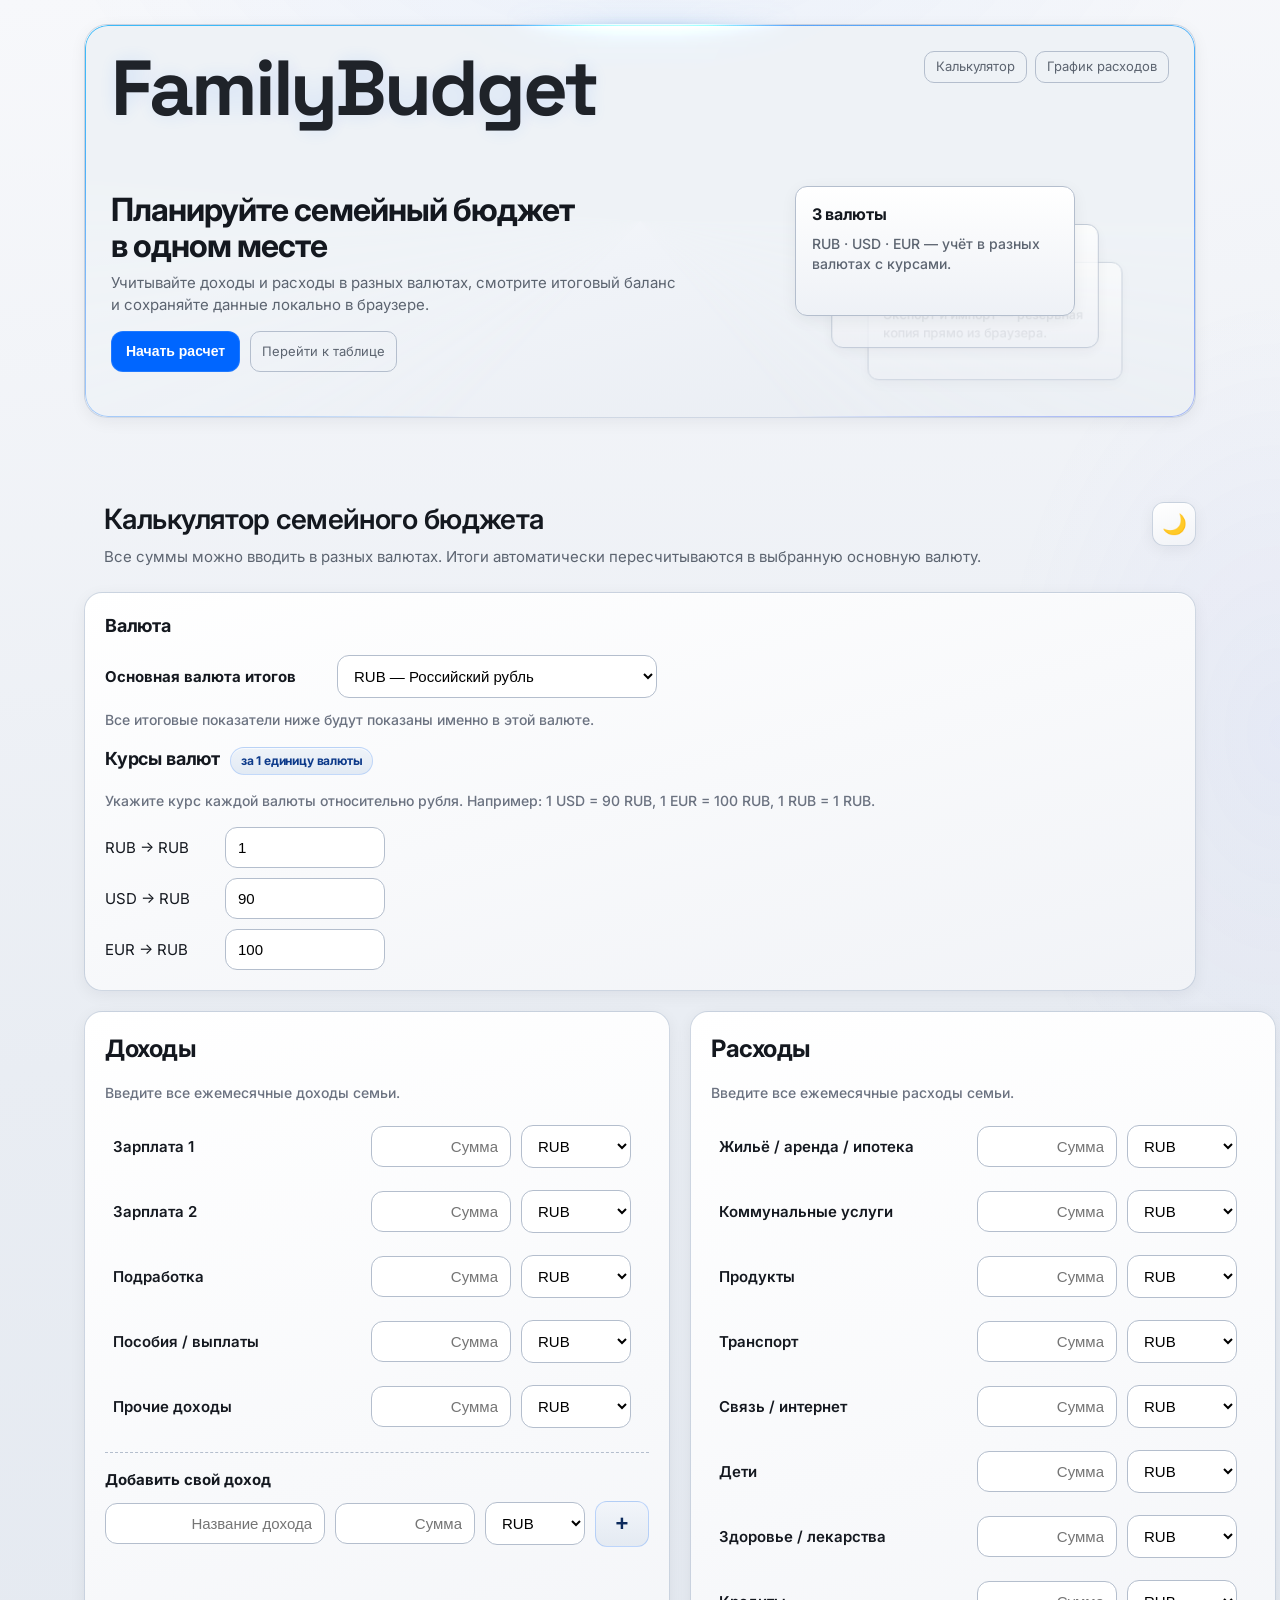
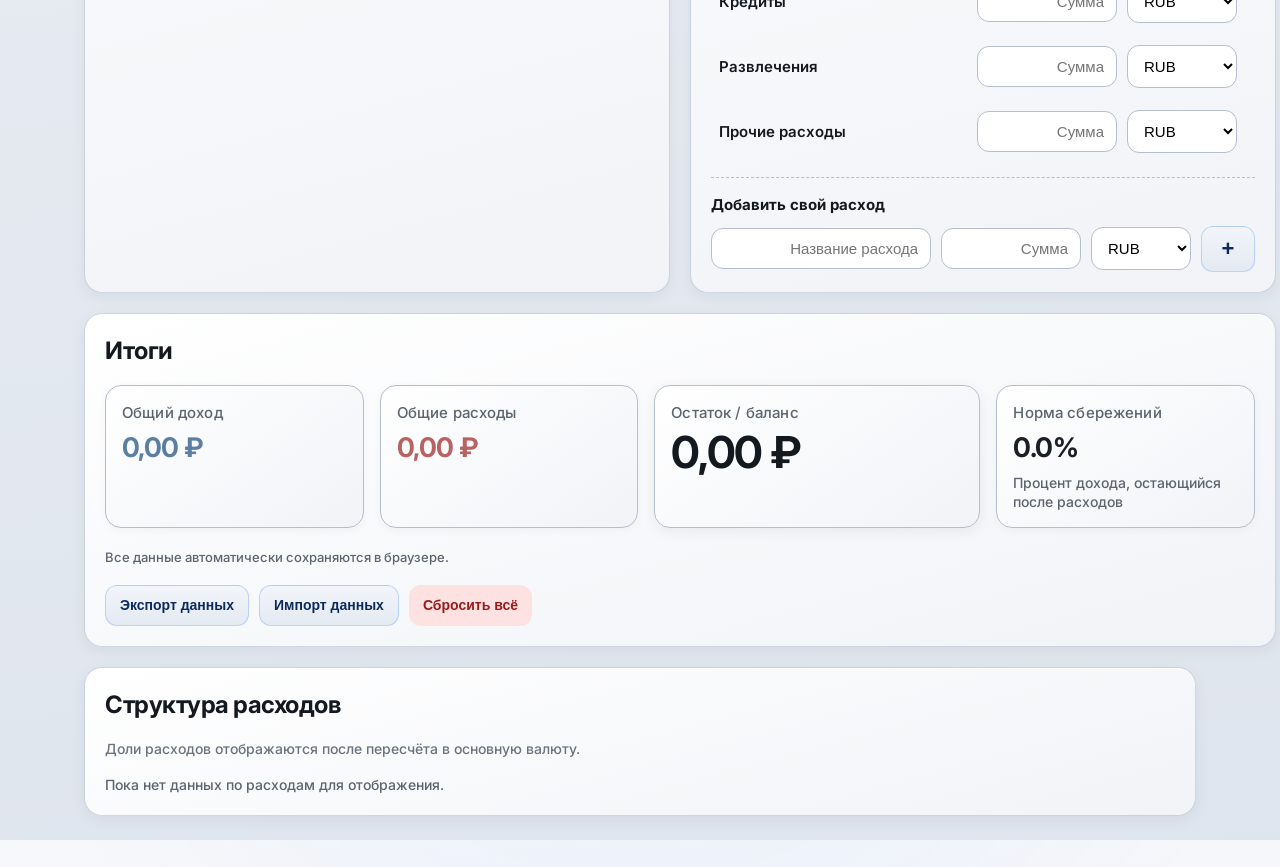
<file: index.html>
<!DOCTYPE html>
<html lang="ru">
<head>
  <meta charset="UTF-8" />
  <meta name="viewport" content="width=device-width, initial-scale=1.0" />
  <title>Калькулятор семейного бюджета</title>
  <link rel="preconnect" href="https://fonts.googleapis.com" />
  <link rel="preconnect" href="https://fonts.gstatic.com" crossorigin />
  <link href="https://fonts.googleapis.com/css2?family=Inter:wght@400;500;600;700;800&family=Space+Grotesk:wght@500;600;700;800&display=swap" rel="stylesheet" />
  <style>
    :root {
      /* Neon / Tech — светлая: белый, холодный серый, металлик, контрастный синий */
      --bg: #e9edf3;
      --bg-mid: #dfe5ee;
      --card: #ffffff;
      --card-soft: #f1f3f7;
      --text: #14181f;
      --muted: #5c6470;
      --line: #b4becd;
      --primary: #0066ff;
      --primary-deep: #004ecc;
      --accent-violet: #5c6cff;
      --accent-cyan: #00a8e8;
      --accent-mint: #2db392;
      --glow-blue: rgba(0, 102, 255, 0.24);
      --glow-violet: rgba(92, 108, 255, 0.2);
      --card-border: rgba(130, 150, 180, 0.38);
      --metal-edge: rgba(255, 255, 255, 0.78);
      --metal-shade: rgba(15, 23, 42, 0.06);
      --focus-ring: rgba(0, 102, 255, 0.22);
      --neon-rim: rgba(0, 102, 255, 0.14);
      --shadow-ui: 0 4px 16px rgba(15, 23, 42, 0.06);
      --shadow-ui-hover: 0 8px 22px rgba(15, 23, 42, 0.08);
      --shadow-inset: inset 0 1px 0 rgba(255, 255, 255, 0.65);
      --danger: #dc2626;
      --success: #16a34a;
      --warning: #d97706;
      --radius: 18px;
      /* Цифры блока «Итоги» (светлая тема) */
      --summary-income-num: #5b7fa3;
      --summary-expense-num: #b86262;
      --summary-balance-num: #14181f;
      --summary-rate-num: color-mix(in srgb, var(--text) 90%, var(--muted) 10%);
    }

    body[data-theme="dark"] {
      /* Neon / Tech — тёмная: чёрный, иссиня-чёрный, металлик, контрастный синий */
      --bg: #020408;
      --bg-mid: #0a1018;
      --card: #080d14;
      --card-soft: #0c121c;
      --text: #e6edf6;
      --muted: #8b95a8;
      --line: #283240;
      --primary: #2f8fff;
      --primary-deep: #1570e0;
      --accent-violet: #7c8cff;
      --accent-cyan: #4dd4ff;
      --accent-mint: #3dd68c;
      --glow-blue: rgba(47, 143, 255, 0.3);
      --glow-violet: rgba(124, 140, 255, 0.26);
      --card-border: rgba(60, 80, 110, 0.5);
      --metal-edge: rgba(255, 255, 255, 0.09);
      --metal-shade: rgba(0, 0, 0, 0.45);
      --focus-ring: rgba(47, 143, 255, 0.32);
      --neon-rim: rgba(47, 143, 255, 0.18);
      --danger: #f87171;
      --success: #4ade80;
      --warning: #fbbf24;
      /* Цифры блока «Итоги» (тёмная тема): доход/расход — мягче акцентов UI, без «грязи» мидтона */
      --summary-income-num: color-mix(in srgb, var(--primary) 68%, #d3e6fd 32%);
      --summary-expense-num: color-mix(in srgb, var(--danger) 64%, #fcd4d4 36%);
      --summary-balance-num: #ffffff;
      --summary-rate-num: color-mix(in srgb, var(--text) 94%, var(--muted) 6%);
    }

    * {
      box-sizing: border-box;
    }

    body {
      margin: 0;
      font-family: "Inter", system-ui, -apple-system, sans-serif;
      font-size: 15px;
      background:
        radial-gradient(ellipse 100% 55% at 50% -15%, rgba(0, 102, 255, 0.07), transparent 52%),
        radial-gradient(ellipse 50% 40% at 100% 30%, rgba(92, 108, 255, 0.05), transparent 45%),
        linear-gradient(175deg, #f7f8fb 0%, var(--bg) 42%, var(--bg-mid) 100%);
      color: var(--text);
      line-height: 1.45;
      transition: background 0.2s ease, color 0.2s ease;
    }

    h1,
    h2,
    h3,
    .hero-title {
      font-family: "Inter", system-ui, -apple-system, sans-serif;
      letter-spacing: -0.01em;
    }

    body[data-theme="dark"] {
      background:
        radial-gradient(ellipse 90% 50% at 50% 0%, rgba(47, 143, 255, 0.1), transparent 52%),
        radial-gradient(ellipse 45% 35% at 0% 80%, rgba(124, 140, 255, 0.06), transparent 48%),
        linear-gradient(180deg, var(--bg-mid) 0%, var(--bg) 42%, #010204 100%);
    }

    body[data-theme="dark"] .summary-box,
    body[data-theme="dark"] .chart-item,
    body[data-theme="dark"] .item-row input[type="text"],
    body[data-theme="dark"] .item-row select,
    body[data-theme="dark"] .control-row select,
    body[data-theme="dark"] .add-item-row input[type="text"],
    body[data-theme="dark"] .add-item-row select,
    body[data-theme="dark"] .rate-row input {
      background: var(--card-soft);
      color: var(--text);
      border-color: var(--line);
    }

    body[data-theme="dark"] .border-glow-card--panel {
      background: linear-gradient(165deg, var(--card-soft) 0%, var(--card) 100%);
      color: var(--text);
      border-color: var(--card-border);
      box-shadow:
        0 12px 36px rgba(0, 0, 0, 0.42),
        inset 0 1px 0 var(--metal-edge);
    }

    body[data-theme="dark"] .border-glow-inner .card {
      color: var(--text);
    }

    body[data-theme="dark"] .summary-box {
      box-shadow:
        0 10px 32px rgba(0, 0, 0, 0.45),
        inset 0 1px 0 var(--metal-edge);
    }

    body[data-theme="dark"] .summary > .summary-box {
      box-shadow:
        0 4px 14px rgba(0, 0, 0, 0.28),
        inset 0 1px 0 var(--metal-edge);
    }

    body[data-theme="dark"] .btn-danger {
      background: #3f1d24;
      color: #fecaca;
    }

    body[data-theme="dark"] .btn-neutral {
      background: #172554;
      color: #dbeafe;
      border-color: #1d4ed8;
    }

    body[data-theme="dark"] .badge {
      background: #1e293b;
      color: #bfdbfe;
    }

    body[data-theme="dark"] .border-glow-inner .landing,
    body[data-theme="dark"] .swap-card {
      background: transparent;
      color: var(--text);
      border-color: var(--line);
    }

    body[data-theme="dark"] .link-btn {
      background: var(--card-soft);
      color: var(--muted);
      border-color: var(--line);
    }

    .container {
      max-width: 1280px;
      margin: 0 auto;
      padding: 48px 64px 24px;
    }

    .landing-wrap {
      max-width: 1280px;
      margin: 0 auto;
      padding: 24px 64px 0;
    }

    .border-glow-card {
      --edge-proximity: 0;
      --cursor-angle: 45deg;
      --edge-sensitivity: 40;
      --color-sensitivity: calc(var(--edge-sensitivity) + 20);
      --border-radius: 23px;
      --glow-padding: 72px;
      --cone-spread: 24;
      --fill-opacity: 0.42;
      --card-bg: #f2f5fa;

      position: relative;
      border-radius: var(--border-radius);
      isolation: isolate;
      transform: translate3d(0, 0, 0.01px);
      display: grid;
      border: 1px solid rgba(130, 150, 180, 0.35);
      background: linear-gradient(165deg, #ffffff 0%, #f0f3f8 55%, #e8ecf2 100%);
      overflow: visible;
      box-shadow: var(--shadow-ui), var(--shadow-inset);
      margin-bottom: 36px;
    }

    body[data-theme="dark"] .border-glow-card {
      --card-bg: #0c121c;
      border-color: rgba(60, 80, 110, 0.45);
      background: linear-gradient(165deg, #0c121c 0%, #080c14 50%, #05080c 100%);
      box-shadow:
        0 16px 48px rgba(0, 0, 0, 0.55),
        0 0 0 1px var(--neon-rim),
        inset 0 1px 0 var(--metal-edge);
    }

    .border-glow-card::before,
    .border-glow-card::after {
      content: "";
      position: absolute;
      inset: 0;
      border-radius: inherit;
      transition: opacity 0.25s ease-out;
      z-index: -1;
      pointer-events: none;
    }

    .border-glow-card:not(:hover):not(.sweep-active)::before,
    .border-glow-card:not(:hover):not(.sweep-active)::after,
    .border-glow-card:not(:hover):not(.sweep-active) > .edge-light {
      opacity: 0;
      transition: opacity 0.75s ease-in-out;
    }

    .border-glow-card::before {
      border: 1px solid transparent;
      background:
        linear-gradient(var(--card-bg, #f2f5fa) 0 100%) padding-box,
        linear-gradient(rgb(255 255 255 / 0%) 0% 100%) border-box,
        var(--gradient-one) border-box,
        var(--gradient-two) border-box,
        var(--gradient-three) border-box,
        var(--gradient-four) border-box,
        var(--gradient-five) border-box,
        var(--gradient-six) border-box,
        var(--gradient-seven) border-box,
        var(--gradient-base) border-box;

      opacity: calc((var(--edge-proximity) - var(--color-sensitivity)) / (100 - var(--color-sensitivity)));

      -webkit-mask-image: conic-gradient(
        from var(--cursor-angle) at center,
        black calc(var(--cone-spread) * 1%),
        transparent calc((var(--cone-spread) + 15) * 1%),
        transparent calc((100 - var(--cone-spread) - 15) * 1%),
        black calc((100 - var(--cone-spread)) * 1%)
      );
      mask-image: conic-gradient(
        from var(--cursor-angle) at center,
        black calc(var(--cone-spread) * 1%),
        transparent calc((var(--cone-spread) + 15) * 1%),
        transparent calc((100 - var(--cone-spread) - 15) * 1%),
        black calc((100 - var(--cone-spread)) * 1%)
      );
    }

    .border-glow-card::after {
      border: 1px solid transparent;
      background:
        var(--gradient-one) padding-box,
        var(--gradient-two) padding-box,
        var(--gradient-three) padding-box,
        var(--gradient-four) padding-box,
        var(--gradient-five) padding-box,
        var(--gradient-six) padding-box,
        var(--gradient-seven) padding-box,
        var(--gradient-base) padding-box;

      -webkit-mask-image:
        linear-gradient(to bottom, black, black),
        radial-gradient(ellipse at 50% 50%, black 40%, transparent 65%),
        radial-gradient(ellipse at 66% 66%, black 5%, transparent 40%),
        radial-gradient(ellipse at 33% 33%, black 5%, transparent 40%),
        radial-gradient(ellipse at 66% 33%, black 5%, transparent 40%),
        radial-gradient(ellipse at 33% 66%, black 5%, transparent 40%),
        conic-gradient(from var(--cursor-angle) at center, transparent 5%, black 15%, black 85%, transparent 95%);
      mask-image:
        linear-gradient(to bottom, black, black),
        radial-gradient(ellipse at 50% 50%, black 40%, transparent 65%),
        radial-gradient(ellipse at 66% 66%, black 5%, transparent 40%),
        radial-gradient(ellipse at 33% 33%, black 5%, transparent 40%),
        radial-gradient(ellipse at 66% 33%, black 5%, transparent 40%),
        radial-gradient(ellipse at 33% 66%, black 5%, transparent 40%),
        conic-gradient(from var(--cursor-angle) at center, transparent 5%, black 15%, black 85%, transparent 95%);

      -webkit-mask-composite: source-out, source-over, source-over, source-over, source-over, source-over;
      mask-composite: subtract, add, add, add, add, add;
      opacity: calc(var(--fill-opacity, 0.5) * (var(--edge-proximity) - var(--color-sensitivity)) / (100 - var(--color-sensitivity)));
      mix-blend-mode: soft-light;
    }

    .border-glow-card > .edge-light {
      position: absolute;
      inset: calc(var(--glow-padding) * -1);
      border-radius: inherit;
      pointer-events: none;
      z-index: 1;

      -webkit-mask-image: conic-gradient(
        from var(--cursor-angle) at center,
        black 2.5%,
        transparent 10%,
        transparent 90%,
        black 97.5%
      );
      mask-image: conic-gradient(
        from var(--cursor-angle) at center,
        black 2.5%,
        transparent 10%,
        transparent 90%,
        black 97.5%
      );

      opacity: calc((var(--edge-proximity) - var(--edge-sensitivity)) / (100 - var(--edge-sensitivity)));
      mix-blend-mode: plus-lighter;
      transition: opacity 0.25s ease-out;
    }

    .border-glow-card > .edge-light::before {
      content: "";
      position: absolute;
      inset: var(--glow-padding);
      border-radius: inherit;
      box-shadow:
        inset 0 0 0 1px var(--glow-color, hsl(210deg 85% 72% / 100%)),
        inset 0 0 1px 0 var(--glow-color-60),
        inset 0 0 3px 0 var(--glow-color-50),
        inset 0 0 6px 0 var(--glow-color-40),
        inset 0 0 15px 0 var(--glow-color-30),
        inset 0 0 25px 2px var(--glow-color-20),
        inset 0 0 50px 2px var(--glow-color-10),
        0 0 1px 0 var(--glow-color-60),
        0 0 3px 0 var(--glow-color-50),
        0 0 6px 0 var(--glow-color-40),
        0 0 15px 0 var(--glow-color-30),
        0 0 25px 2px var(--glow-color-20),
        0 0 50px 2px var(--glow-color-10);
    }

    .border-glow-inner {
      display: flex;
      flex-direction: column;
      position: relative;
      overflow: visible;
      z-index: 3;
      border-radius: inherit;
    }

    .border-glow-inner .landing,
    .border-glow-inner .card {
      background: transparent;
      border: none;
      box-shadow: none;
      border-radius: inherit;
      margin-bottom: 0;
    }

    /* только вложенный «Остаток / баланс» — без второй рамки поверх glow */
    .border-glow-inner .summary-box--balance-inner {
      background: transparent;
      border: none;
      box-shadow: none;
      border-radius: inherit;
      margin-bottom: 0;
      flex: 1;
      min-height: 0;
    }

    body[data-theme="dark"] .border-glow-inner .summary-box--balance-inner {
      background: transparent;
      box-shadow: none;
    }

    /* Остаток / баланс — спокойная карточка без border-glow (иерархия за счёт размера и типографики) */
    .border-glow-card--balance {
      --border-radius: 16px;
      display: flex;
      flex-direction: column;
      align-self: stretch;
      width: 100%;
      height: 100%;
      min-height: 0;
      margin: 0;
      background: linear-gradient(145deg, var(--card) 0%, var(--card-soft) 100%);
      border: 1px solid var(--line);
      box-shadow: 0 3px 14px rgba(15, 23, 42, 0.07), inset 0 1px 0 var(--metal-edge);
    }

    .border-glow-card--balance::before,
    .border-glow-card--balance::after {
      display: none;
    }

    .border-glow-card--balance > .edge-light {
      display: none;
    }

    .border-glow-card--balance > .border-glow-inner {
      flex: 1 1 auto;
      min-height: 0;
      display: flex;
      flex-direction: column;
    }

    .border-glow-card--balance .summary-box--balance-inner {
      padding: 16px;
      display: flex;
      flex-direction: column;
      flex: 1 1 auto;
      min-height: 0;
    }

    /* В ряду «Итоги» — та же высота и отступы, что у соседних карточек */
    .summary > .border-glow-card--balance {
      height: 100%;
      min-height: 0;
    }

    body[data-theme="dark"] .border-glow-card--balance {
      background: linear-gradient(145deg, var(--card-soft) 0%, var(--card) 100%);
      border-color: var(--line);
      box-shadow:
        0 6px 20px rgba(0, 0, 0, 0.32),
        inset 0 1px 0 var(--metal-edge);
    }

    .border-glow-card--panel {
      --border-radius: var(--radius);
      --glow-padding: 52px;
      --cone-spread: 22;
      --fill-opacity: 0.38;
      background: linear-gradient(165deg, var(--card) 0%, var(--card-soft) 100%);
      border: 1px solid var(--card-border);
      box-shadow: var(--shadow-ui), var(--shadow-inset);
      margin-bottom: 0;
      transition: box-shadow 0.22s ease, border-color 0.22s ease;
    }

    .border-glow-card--panel:hover {
      box-shadow: var(--shadow-ui-hover), var(--shadow-inset);
      border-color: rgba(0, 102, 255, 0.2);
    }

    body[data-theme="dark"] .border-glow-card--panel:hover {
      box-shadow:
        0 18px 48px rgba(0, 0, 0, 0.55),
        0 0 0 1px var(--neon-rim),
        inset 0 1px 0 var(--metal-edge);
    }

    .border-glow-chart {
      margin-top: 20px;
    }

    .border-glow-card--theme-toggle {
      --border-radius: 12px;
      --glow-padding: 30px;
      --cone-spread: 24;
      display: inline-grid;
      margin-bottom: 0;
      align-self: flex-start;
    }

    .border-glow-card--theme-toggle .border-glow-inner {
      display: flex;
      align-items: center;
      justify-content: center;
    }

    .border-glow-card--theme-toggle .btn-ghost {
      border: none;
      box-shadow: none;
    }

    .landing {
      padding: 26px;
    }

    .landing-nav {
      display: flex;
      justify-content: space-between;
      align-items: flex-start;
      gap: 12px;
      margin-bottom: 48px;
      flex-wrap: wrap;
    }

    .brand {
      font-family: "Space Grotesk", "Inter", sans-serif;
      font-size: 78px;
      font-weight: 800;
      line-height: 0.95;
      letter-spacing: -0.04em;
      color: var(--text);
      position: relative;
      opacity: 0.95;
      text-shadow: 0 0 20px rgba(0, 102, 255, 0.12);
    }

    .landing-links {
      display: flex;
      gap: 8px;
      flex-wrap: wrap;
    }

    .link-btn {
      display: inline-flex;
      align-items: center;
      justify-content: center;
      text-decoration: none;
      color: var(--muted);
      border: 1px solid var(--line);
      border-radius: 10px;
      padding: 7px 11px;
      font-size: 13px;
      line-height: 1.2;
      transition:
        box-shadow 0.22s ease,
        border-color 0.22s ease,
        background 0.22s ease,
        color 0.22s ease;
    }

    .link-btn:hover {
      color: var(--text);
      border-color: rgba(0, 102, 255, 0.35);
      background: rgba(0, 102, 255, 0.04);
      box-shadow: none;
    }

    body[data-theme="dark"] .link-btn:hover {
      color: var(--text);
      border-color: rgba(47, 143, 255, 0.45);
      background: rgba(47, 143, 255, 0.08);
    }

    .hero-grid {
      display: grid;
      grid-template-columns: 1.1fr 0.9fr;
      gap: 16px;
      align-items: center;
    }

    .hero-title {
      margin: 0 0 8px;
      font-size: 32px;
      font-weight: 700;
      line-height: 1.12;
      letter-spacing: -0.03em;
    }

    .hero-subtitle {
      margin: 0 0 16px;
      color: var(--muted);
      max-width: 70ch;
    }

    .hero-actions {
      display: flex;
      gap: 10px;
      flex-wrap: wrap;
    }

    .hero-stat-card {
      position: relative;
      background: linear-gradient(145deg, #ffffff 0%, #f4f6fa 100%);
      border: 1px solid var(--card-border);
      border-radius: 14px;
      padding: 14px;
      box-shadow: var(--shadow-ui), var(--shadow-inset);
    }

    body[data-theme="dark"] .hero-stat-card {
      background: linear-gradient(145deg, var(--card-soft) 0%, var(--card) 100%);
      border-color: var(--line);
      color: var(--text);
      box-shadow:
        0 16px 40px rgba(0, 0, 0, 0.42),
        inset 0 1px 0 var(--metal-edge);
    }

    /* Без светлой подложки; чуть выше общей середины колонки */
    .hero-stat-card.hero-stat-card--swap {
      min-height: 280px;
      overflow: visible;
      display: flex;
      align-items: center;
      justify-content: center;
      width: 100%;
      margin-top: -62px;
      background: transparent;
      border: none;
      box-shadow: none;
      padding: 0;
    }

    body[data-theme="dark"] .hero-stat-card.hero-stat-card--swap {
      background: transparent;
      border: none;
      box-shadow: none;
    }

    .card-swap-container {
      position: relative;
      width: 100%;
      max-width: 300px;
      height: 220px;
      margin: 0 auto;
      perspective: 900px;
      overflow: visible;
      transform-origin: center center;
    }

    .swap-card {
      position: absolute;
      top: 50%;
      left: 50%;
      width: min(100%, 280px);
      min-height: 130px;
      padding: 16px;
      border-radius: 12px;
      border: 1px solid var(--line);
      background: linear-gradient(180deg, #ffffff, #eef1f6);
      box-shadow: var(--shadow-ui), inset 0 1px 0 var(--metal-edge);
      transform-style: preserve-3d;
      will-change: transform;
      backface-visibility: hidden;
      -webkit-backface-visibility: hidden;
    }

    body[data-theme="dark"] .swap-card {
      background: linear-gradient(180deg, #101820, #0c1218);
      box-shadow: inset 0 1px 0 var(--metal-edge);
    }

    .swap-card__title {
      margin: 0 0 8px;
      font-size: 16px;
      font-weight: 700;
      letter-spacing: -0.02em;
      color: var(--text);
    }

    .swap-card__text {
      margin: 0;
      font-size: 14px;
      font-weight: 500;
      line-height: 1.4;
      color: var(--muted);
    }

    @media (max-width: 768px) {
      .card-swap-container {
        transform: scale(0.85);
      }
    }

    @media (max-width: 480px) {
      .card-swap-container {
        transform: scale(0.72);
      }
    }

    .header {
      margin-bottom: 24px;
      display: flex;
      justify-content: space-between;
      align-items: flex-start;
      gap: 12px;
    }

    /* Как у текста внутри .card (padding 20px) */
    .header > div:first-child {
      padding-left: 20px;
    }

    .header .page-title {
      margin: 0 0 10px;
      font-size: 28px;
      font-weight: 600;
      line-height: 1.22;
      letter-spacing: -0.02em;
    }

    .header p {
      margin: 0;
      color: var(--muted);
    }

    .top-controls {
      display: grid;
      grid-template-columns: 1fr;
      gap: 20px;
      margin-bottom: 20px;
    }

    .grid {
      display: grid;
      grid-template-columns: 1.1fr 1.1fr 0.9fr;
      gap: 20px;
    }

    .card {
      position: relative;
      background: linear-gradient(165deg, var(--card) 0%, var(--card-soft) 100%);
      border: 1px solid var(--card-border);
      border-radius: var(--radius);
      box-shadow: var(--shadow-ui), var(--shadow-inset);
      padding: 20px;
      transition:
        box-shadow 0.22s ease,
        border-color 0.22s ease,
        background 0.22s ease;
    }

    .border-glow-inner .card {
      transition:
        box-shadow 0.22s ease,
        border-color 0.22s ease,
        background 0.22s ease;
    }

    .card h2 {
      margin-top: 0;
      margin-bottom: 16px;
      font-size: 24px;
      font-weight: 700;
      letter-spacing: -0.02em;
    }

    .card h3 {
      margin-top: 0;
      margin-bottom: 16px;
      font-size: 18px;
      font-weight: 700;
      letter-spacing: -0.01em;
    }

    .section-note {
      color: #6b7280;
      font-size: 14px;
      margin-bottom: 16px;
    }

    body[data-theme="dark"] .section-note {
      color: var(--muted);
    }

    .summary-title,
    .section-note,
    .muted,
    .footer-note {
      font-weight: 500;
    }

    .item-row {
      display: grid;
      grid-template-columns: 1fr 140px 110px auto;
      gap: 10px;
      align-items: center;
      margin-bottom: 10px;
      padding: 6px 8px;
      border-radius: 14px;
      transition: background 0.18s ease;
    }

    .item-row:hover {
      background: rgba(0, 102, 255, 0.05);
    }

    body[data-theme="dark"] .item-row:hover {
      background: rgba(47, 143, 255, 0.09);
    }

    .add-item-row {
      display: grid;
      grid-template-columns: minmax(220px, 2fr) minmax(140px, 160px) minmax(100px, 120px) 54px;
      gap: 10px;
      align-items: center;
    }

    .item-row label {
      font-weight: 600;
    }

    .item-row input[type="number"],
    .item-row input[type="text"],
    .item-row select,
    .control-row select,
    .add-item-row input[type="number"],
    .add-item-row input[type="text"],
    .add-item-row select {
      width: 100%;
      padding: 11px 12px;
      border: 1px solid var(--line);
      border-radius: 12px;
      outline: none;
      font-size: 15px;
      background: #fff;
      min-width: 0;
    }

    /* Поля с суммами выравниваются по правому краю */
    .item-row input[type="text"],
    .add-item-row input[type="text"] {
      text-align: right;
    }

    .item-row input:focus,
    .item-row select:focus,
    .control-row select:focus,
    .rate-row input:focus,
    .add-item-row input:focus,
    .add-item-row select:focus {
      border-color: var(--primary);
      box-shadow: 0 0 0 3px var(--focus-ring);
    }

    .btn {
      display: inline-flex;
      align-items: center;
      justify-content: center;
      border: none;
      border-radius: 12px;
      padding: 11px 14px;
      cursor: pointer;
      font-weight: 700;
      font-size: 14px;
      line-height: 1.2;
      white-space: nowrap;
      transition:
        box-shadow 0.22s ease,
        border-color 0.22s ease,
        background 0.22s ease,
        color 0.22s ease;
    }

    .btn-primary {
      background: var(--primary);
      color: #fff;
      border: 1px solid rgba(255, 255, 255, 0.12);
      box-shadow: none;
    }

    /* Hover остаётся акцентным: темнее/насыщеннее синий, белый текст — не как вторичная link-btn */
    .btn-primary:hover {
      color: #fff;
      background: var(--primary-deep);
      border-color: rgba(255, 255, 255, 0.22);
      box-shadow: 0 4px 16px rgba(0, 102, 255, 0.32);
    }

    body[data-theme="dark"] .btn-primary:hover {
      color: #fff;
      background: #4da3ff;
      border-color: rgba(255, 255, 255, 0.2);
      box-shadow: 0 4px 20px rgba(47, 143, 255, 0.38);
    }

    .btn-danger {
      background: #fee2e2;
      color: #991b1b;
    }

    .btn-neutral {
      background: linear-gradient(180deg, #f2f5fa, #e4eaf2);
      color: #0c2a5c;
      border: 1px solid rgba(0, 102, 255, 0.22);
    }

    .btn-small {
      padding: 8px 10px;
      font-size: 13px;
      line-height: 1.2;
    }

    .btn-ghost {
      background: transparent;
      color: var(--text);
      border: 1px solid var(--line);
      width: 42px;
      height: 42px;
      padding: 0;
      border-radius: 12px;
      font-size: 20px;
      line-height: 1;
      display: inline-flex;
      align-items: center;
      justify-content: center;
    }

    .btn-add-icon {
      min-width: 54px;
      padding: 11px 0;
      font-size: 22px;
      line-height: 1;
    }

    .summary {
      display: grid;
      gap: 14px;
      align-items: stretch;
    }

    .summary-box {
      position: relative;
      overflow: hidden;
      border: 1px solid var(--line);
      border-radius: 16px;
      padding: 16px;
      background: linear-gradient(145deg, var(--card) 0%, var(--card-soft) 100%);
      box-shadow: var(--shadow-ui), var(--shadow-inset);
      transition:
        box-shadow 0.22s ease,
        border-color 0.22s ease,
        background 0.22s ease;
    }

    /* Доход, расход, норма сбережений — вторичный уровень иерархии; единая высота ряда */
    .summary > .summary-box {
      display: flex;
      flex-direction: column;
      height: 100%;
      min-height: 0;
      box-sizing: border-box;
      padding: 16px;
      box-shadow: 0 2px 10px rgba(15, 23, 42, 0.04), inset 0 1px 0 var(--metal-edge);
    }

    .summary > .summary-box > .summary-title,
    .summary .border-glow-card--balance .summary-box--balance-inner > .summary-title {
      font-size: 15px;
      font-weight: 500;
      margin-bottom: 5px;
      letter-spacing: 0.01em;
    }

    .summary > .summary-box > .summary-value {
      font-size: 27px;
      font-weight: 700;
      letter-spacing: -0.02em;
    }

    .summary > .summary-box > .muted {
      margin-top: auto;
      padding-top: 6px;
      font-size: 14px;
      line-height: 1.35;
    }

    .summary-title {
      font-size: 14px;
      color: var(--muted);
      margin-bottom: 6px;
    }

    .summary-value {
      font-size: 28px;
      font-weight: 800;
      letter-spacing: -0.025em;
    }

    /* Остаток — главный фокус: крупная цифра, начертание чуть легче 800 */
    #balance {
      font-size: 44px;
      font-weight: 700;
      letter-spacing: -0.03em;
      line-height: 1.12;
      color: var(--summary-balance-num);
    }

    .income-value {
      color: var(--primary);
    }

    .expense-value {
      color: var(--danger);
    }

    .summary > .summary-box .income-value {
      color: var(--summary-income-num);
    }

    .summary > .summary-box .expense-value {
      color: var(--summary-expense-num);
    }

    .summary > .summary-box > #savingsRate {
      color: var(--summary-rate-num);
    }

    .add-row-box {
      margin-top: 18px;
      padding-top: 16px;
      border-top: 1px dashed var(--line);
    }

    .add-row-title {
      font-weight: 700;
      margin-bottom: 10px;
    }

    .actions {
      display: flex;
      gap: 10px;
      flex-wrap: wrap;
      margin-top: 18px;
    }

    .chart-list {
      margin-top: 16px;
      display: grid;
      gap: 12px;
    }

    .chart-item {
      padding: 12px;
      border: 1px solid var(--line);
      border-radius: 14px;
      background: linear-gradient(180deg, #ffffff, #eef2f8);
      box-shadow: inset 0 1px 0 var(--metal-edge);
      transition:
        box-shadow 0.22s ease,
        border-color 0.22s ease,
        background 0.22s ease;
    }

    .chart-item:hover {
      border-color: rgba(0, 102, 255, 0.18);
    }

    body[data-theme="dark"] .chart-item {
      background: linear-gradient(180deg, #0c121c, #080c12);
      box-shadow: inset 0 1px 0 var(--metal-edge);
    }

    body[data-theme="dark"] .chart-item:hover {
      border-color: rgba(47, 143, 255, 0.28);
    }

    /* Структура расходов: строки без видимой рамки */
    #expenseChart .chart-item {
      border: none;
      box-shadow: none;
      background: transparent;
    }

    #expenseChart .chart-item:hover {
      border: none;
      background: rgba(0, 102, 255, 0.04);
    }

    body[data-theme="dark"] #expenseChart .chart-item {
      background: transparent;
      box-shadow: none;
    }

    body[data-theme="dark"] #expenseChart .chart-item:hover {
      border: none;
      background: rgba(47, 143, 255, 0.07);
    }

    .chart-head {
      display: flex;
      justify-content: space-between;
      gap: 12px;
      margin-bottom: 8px;
      font-size: 14px;
      font-weight: 700;
    }

    .bar-track {
      width: 100%;
      height: 12px;
      background: linear-gradient(180deg, #d5dce6, #eef2f7);
      border-radius: 999px;
      overflow: hidden;
      box-shadow: inset 0 2px 4px var(--metal-shade);
    }

    .bar-fill {
      height: 100%;
      border-radius: 999px;
      background: linear-gradient(
        90deg,
        var(--accent-cyan) 0%,
        var(--accent-violet) 38%,
        var(--primary) 72%,
        var(--primary-deep) 100%
      );
      width: 0%;
      transition: width 0.6s cubic-bezier(0.4, 0, 0.2, 1);
      box-shadow:
        0 0 16px var(--glow-blue),
        0 0 28px var(--glow-violet);
    }

    body[data-theme="dark"] .bar-track {
      background: linear-gradient(180deg, #060a10, #121a24);
      box-shadow: inset 0 2px 6px rgba(0, 0, 0, 0.6);
    }

    body[data-theme="dark"] .bar-fill {
      box-shadow:
        0 0 20px var(--glow-blue),
        0 0 34px var(--glow-violet);
    }

    .muted {
      color: var(--muted);
      font-size: 14px;
    }

    .footer-note {
      margin-top: 20px;
      color: var(--muted);
      font-size: 13px;
    }

    .remove-btn {
      min-width: 42px;
    }

    .control-row {
      display: grid;
      grid-template-columns: 220px 1fr;
      gap: 12px;
      align-items: center;
      margin-bottom: 12px;
    }

    .control-row label {
      font-weight: 700;
    }

    .currency-select-wrap {
      width: fit-content;
      min-width: 320px;
      max-width: 100%;
    }

    .currency-select-wrap select {
      width: auto;
      min-width: 100%;
      display: inline-block;
    }

    .rate-grid {
      display: grid;
      gap: 10px;
      margin-top: 8px;
    }

    .rate-row {
      display: flex;
      justify-content: flex-start;
      align-items: center;
      gap: 10px;
    }

    .rate-row label {
      width: 110px;
      flex: 0 0 110px;
    }

    .rate-row input {
      width: 160px;
      padding: 11px 12px;
      border: 1px solid var(--line);
      border-radius: 12px;
      outline: none;
      font-size: 15px;
      background: #fff;
    }

    .badge {
      display: inline-block;
      padding: 4px 10px;
      border-radius: 999px;
      background: linear-gradient(180deg, #eef3f9, #e2eaf4);
      border: 1px solid rgba(0, 102, 255, 0.18);
      color: #0d3a8a;
      font-size: 12px;
      font-weight: 700;
      margin-left: 6px;
      box-shadow: inset 0 1px 0 rgba(255, 255, 255, 0.65);
    }

    @media (min-width: 1200px) {
      .container {
        max-width: 1400px;
        padding: 48px 84px 24px;
      }

      .landing-wrap {
        max-width: 1400px;
        padding: 24px 84px 0;
      }

      .grid {
        grid-template-columns: 1fr 1fr;
      }

      .grid > .border-glow-card.summary-card {
        grid-column: 1 / -1;
      }

      .summary {
        gap: 16px;
        grid-template-columns: minmax(0, 0.92fr) minmax(0, 0.92fr) minmax(0, 1.16fr) minmax(0, 0.92fr);
      }
    }

    @media (max-width: 1100px) {
      .grid,
      .top-controls {
        grid-template-columns: 1fr;
      }
    }

    @media (max-width: 900px) {
      .brand {
        font-size: 52px;
        line-height: 1;
      }
    }

    @media (max-width: 700px) {
      .brand {
        font-size: 40px;
        letter-spacing: -0.03em;
      }

      .landing-wrap {
        padding: 20px 20px 0;
      }

      .hero-grid {
        grid-template-columns: 1fr;
      }

      .hero-stat-card.hero-stat-card--swap {
        margin-top: 0;
      }

      .item-row,
      .add-item-row {
        grid-template-columns: 1fr;
      }

      .control-row,
      .rate-row {
        grid-template-columns: 1fr;
      }

      .rate-row {
        display: grid;
      }

      .rate-row label,
      .rate-row input {
        width: 100%;
        flex: none;
      }

      .summary > .summary-box > .summary-value {
        font-size: 24px;
      }

      #balance {
        font-size: 38px;
      }

      .hero-title {
        font-size: 26px;
      }

      .header {
        flex-direction: column;
        align-items: stretch;
      }

      .border-glow-card--theme-toggle {
        align-self: flex-end;
      }
    }
  </style>
</head>
<body>
  <div class="landing-wrap">
    <div class="border-glow-card" id="landingBorderGlow">
      <span class="edge-light" aria-hidden="true"></span>
      <div class="border-glow-inner">
    <!-- Приветственный мини-лендинг -->
    <section class="landing bento-section" id="landingHero">
      <div class="landing-nav">
        <div class="brand">FamilyBudget</div>
        <div class="landing-links">
          <a class="link-btn" href="#appSection">Калькулятор</a>
          <a class="link-btn" href="#expenseChartSection">График расходов</a>
        </div>
      </div>

      <div class="hero-grid">
        <div>
          <h1 class="hero-title">Планируйте семейный бюджет в&nbsp;одном месте</h1>
          <p class="hero-subtitle">
            Учитывайте доходы и&nbsp;расходы в&nbsp;разных валютах, смотрите итоговый баланс и&nbsp;сохраняйте данные локально в&nbsp;браузере.
          </p>
          <div class="hero-actions">
            <button class="btn btn-primary" id="goToCalculatorBtn" type="button">Начать расчет</button>
            <a class="link-btn" href="#appSection">Перейти к&nbsp;таблице</a>
          </div>
        </div>
        <div class="hero-stat-card hero-stat-card--swap">
          <div class="card-swap-container" id="heroCardSwap" aria-live="polite">
            <div class="swap-card">
              <h3 class="swap-card__title">3 валюты</h3>
              <p class="swap-card__text">RUB · USD · EUR — учёт в&nbsp;разных валютах с&nbsp;курсами.</p>
            </div>
            <div class="swap-card">
              <h3 class="swap-card__title">Темы</h3>
              <p class="swap-card__text">Светлая и&nbsp;тёмная темы под&nbsp;ваш экран и&nbsp;время суток.</p>
            </div>
            <div class="swap-card">
              <h3 class="swap-card__title">Данные</h3>
              <p class="swap-card__text">Экспорт и&nbsp;импорт — резервная копия прямо из&nbsp;браузера.</p>
            </div>
          </div>
        </div>
      </div>
    </section>
      </div>
    </div>
  </div>

  <div class="container" id="appSection">
    <div class="header">
      <!-- Основной заголовок страницы -->
      <div>
        <h2 class="page-title">Калькулятор семейного бюджета</h2>
        <p>Все суммы можно вводить в&nbsp;разных валютах. Итоги автоматически пересчитываются в&nbsp;выбранную основную валюту.</p>
      </div>
      <!-- Неакцентная кнопка переключения темы (Border Glow как у панелей) -->
      <div class="border-glow-card border-glow-card--panel border-glow-card--theme-toggle" id="borderGlowThemeToggle">
        <span class="edge-light" aria-hidden="true"></span>
        <div class="border-glow-inner">
          <button class="btn btn-ghost" id="themeToggleBtn" type="button" title="Переключить тему" aria-label="Переключить тему">🌙</button>
        </div>
      </div>
    </div>

    <div class="top-controls">
      <div class="border-glow-card border-glow-card--panel" id="borderGlowTopControls">
        <span class="edge-light" aria-hidden="true"></span>
        <div class="border-glow-inner">
      <div class="card">
        <!-- Объединённый блок управления валютами -->
        <h3>Валюта</h3>
        <div class="control-row">
          <label for="baseCurrency">Основная валюта итогов</label>
          <!-- Ширина выпадающего списка под самую длинную строку -->
          <div class="currency-select-wrap">
            <select id="baseCurrency">
              <option value="RUB">RUB — Российский рубль</option>
              <option value="USD">USD — Доллар США</option>
              <option value="EUR">EUR — Евро</option>
            </select>
          </div>
        </div>
        <div class="section-note">
          Все итоговые показатели ниже будут показаны именно в&nbsp;этой валюте.
        </div>
        <h3>Курсы валют <span class="badge">за&nbsp;1 единицу валюты</span></h3>
        <div class="section-note">
          Укажите курс каждой валюты относительно&nbsp;рубля. Например: 1 USD = 90 RUB, 1 EUR = 100 RUB, 1 RUB = 1 RUB.
        </div>
        <div class="rate-grid">
          <div class="rate-row">
            <label for="rateRUB">RUB → RUB</label>
            <input type="number" id="rateRUB" min="0" step="0.0001" placeholder="1" />
          </div>
          <div class="rate-row">
            <label for="rateUSD">USD → RUB</label>
            <input type="number" id="rateUSD" min="0" step="0.0001" placeholder="90" />
          </div>
          <div class="rate-row">
            <label for="rateEUR">EUR → RUB</label>
            <input type="number" id="rateEUR" min="0" step="0.0001" placeholder="100" />
          </div>
        </div>
      </div>
        </div>
      </div>
    </div>

    <div class="grid">
      <div class="border-glow-card border-glow-card--panel" id="borderGlowIncome">
        <span class="edge-light" aria-hidden="true"></span>
        <div class="border-glow-inner">
      <div class="card">
        <h2>Доходы</h2>
        <div class="section-note">Введите все ежемесячные доходы семьи.</div>
        <div id="incomeList"></div>

        <div class="add-row-box">
          <div class="add-row-title">Добавить свой доход</div>
          <div class="add-item-row">
            <input type="text" id="newIncomeName" placeholder="Название дохода" />
            <input type="text" id="newIncomeValue" inputmode="decimal" placeholder="Сумма" />
            <select id="newIncomeCurrency">
              <option value="RUB">RUB</option>
              <option value="USD">USD</option>
              <option value="EUR">EUR</option>
            </select>
            <button class="btn btn-neutral btn-add-icon" id="addIncomeBtn" title="Добавить доход" aria-label="Добавить доход">+</button>
          </div>
        </div>
      </div>
        </div>
      </div>

      <div class="border-glow-card border-glow-card--panel" id="borderGlowExpense">
        <span class="edge-light" aria-hidden="true"></span>
        <div class="border-glow-inner">
      <div class="card">
        <h2>Расходы</h2>
        <div class="section-note">Введите все ежемесячные расходы семьи.</div>
        <div id="expenseList"></div>

        <div class="add-row-box">
          <div class="add-row-title">Добавить свой расход</div>
          <div class="add-item-row">
            <input type="text" id="newExpenseName" placeholder="Название расхода" />
            <input type="text" id="newExpenseValue" inputmode="decimal" placeholder="Сумма" />
            <select id="newExpenseCurrency">
              <option value="RUB">RUB</option>
              <option value="USD">USD</option>
              <option value="EUR">EUR</option>
            </select>
            <button class="btn btn-neutral btn-add-icon" id="addExpenseBtn" title="Добавить расход" aria-label="Добавить расход">+</button>
          </div>
        </div>
      </div>
        </div>
      </div>

      <div class="border-glow-card border-glow-card--panel summary-card" id="borderGlowSummary">
        <span class="edge-light" aria-hidden="true"></span>
        <div class="border-glow-inner">
      <div class="card">
        <h2>Итоги</h2>

        <div class="summary">
          <div class="summary-box">
            <div class="summary-title">Общий доход</div>
            <div class="summary-value income-value" id="totalIncome">0</div>
          </div>

          <div class="summary-box">
            <div class="summary-title">Общие расходы</div>
            <div class="summary-value expense-value" id="totalExpense">0</div>
          </div>

          <div class="border-glow-card border-glow-card--balance" id="borderGlowBalance">
            <span class="edge-light" aria-hidden="true"></span>
            <div class="border-glow-inner">
              <div class="summary-box summary-box--balance-inner">
                <div class="summary-title">Остаток / баланс</div>
                <div class="summary-value" id="balance">0</div>
              </div>
            </div>
          </div>

          <div class="summary-box">
            <div class="summary-title">Норма сбережений</div>
            <div class="summary-value" id="savingsRate">0%</div>
            <div class="muted">Процент дохода, остающийся после&nbsp;расходов</div>
          </div>
        </div>

        <div class="footer-note">
          Все данные автоматически сохраняются в&nbsp;браузере.
        </div>

        <div class="actions">
          <button class="btn btn-neutral" id="exportBtn">Экспорт данных</button>
          <button class="btn btn-neutral" id="importBtn">Импорт данных</button>
          <button class="btn btn-danger" id="resetBtn">Сбросить всё</button>
          <input type="file" id="importFileInput" accept="application/json" style="display: none;" />
        </div>
      </div>
        </div>
      </div>
    </div>

    <div class="border-glow-card border-glow-card--panel border-glow-chart" id="borderGlowChart">
      <span class="edge-light" aria-hidden="true"></span>
      <div class="border-glow-inner">
    <div class="card" id="expenseChartSection">
      <h2>Структура расходов</h2>
      <div class="section-note">
        Доли расходов отображаются после&nbsp;пересчёта в&nbsp;основную валюту.
      </div>
      <div id="expenseChart" class="chart-list"></div>
    </div>
      </div>
    </div>
  </div>

  <script src="https://cdnjs.cloudflare.com/ajax/libs/gsap/3.12.5/gsap.min.js" crossorigin="anonymous" referrerpolicy="no-referrer"></script>
  <script>
    const STORAGE_KEY = "family_budget_calculator_multi_currency_v4";
    const CURRENCIES = ["RUB", "USD", "EUR"];
    const THEME_KEY = "family_budget_theme_v1";

    function generateId() {
      return "id-" + Math.random().toString(36).slice(2, 11);
    }

    function toNumber(value) {
      const normalized = String(value ?? "").replace(",", ".");
      const num = parseFloat(normalized);
      return isNaN(num) || num < 0 ? 0 : num;
    }

    function numberToInputValue(value) {
      return Number(value) === 0 ? "" : String(value);
    }

    function numberToAmountInputValue(value) {
      return Number(value) === 0 ? "" : Number(value).toFixed(2).replace(".", ",");
    }

    function normalizeAmountFieldValue(rawValue) {
      const value = String(rawValue ?? "").trim();
      if (!value) return "";
      return toNumber(value).toFixed(2).replace(".", ",");
    }

    function setTheme(theme) {
      const isDark = theme === "dark";
      document.body.setAttribute("data-theme", isDark ? "dark" : "light");
      themeToggleBtn.textContent = isDark ? "☀" : "🌙";
      localStorage.setItem(THEME_KEY, isDark ? "dark" : "light");
      if (typeof window.applyBorderGlowTheme === "function") {
        window.applyBorderGlowTheme();
      }
    }

    function initTheme() {
      const savedTheme = localStorage.getItem(THEME_KEY);
      setTheme(savedTheme === "dark" ? "dark" : "light");
    }

    /** BorderGlow (@react-bits) → vanilla: верхний блок лендинга */
    const BORDER_GRADIENT_POSITIONS = [
      "80% 55%",
      "69% 34%",
      "8% 6%",
      "41% 38%",
      "86% 85%",
      "82% 18%",
      "51% 4%"
    ];
    const BORDER_GRADIENT_KEYS = [
      "--gradient-one",
      "--gradient-two",
      "--gradient-three",
      "--gradient-four",
      "--gradient-five",
      "--gradient-six",
      "--gradient-seven"
    ];
    const BORDER_COLOR_MAP = [0, 1, 2, 0, 1, 2, 1];

    function borderGlowParseHSL(hslStr) {
      const match = String(hslStr).match(/([\d.]+)\s*([\d.]+)%?\s*([\d.]+)%?/);
      if (!match) return { h: 210, s: 85, l: 72 };
      return { h: parseFloat(match[1]), s: parseFloat(match[2]), l: parseFloat(match[3]) };
    }

    function borderGlowBuildGlowVars(glowColor, intensity) {
      const { h, s, l } = borderGlowParseHSL(glowColor);
      const base = `${h}deg ${s}% ${l}%`;
      const opacities = [100, 60, 50, 40, 30, 20, 10];
      const keys = ["", "-60", "-50", "-40", "-30", "-20", "-10"];
      const vars = {};
      for (let i = 0; i < opacities.length; i++) {
        vars[`--glow-color${keys[i]}`] = `hsl(${base} / ${Math.min(opacities[i] * intensity, 100)}%)`;
      }
      return vars;
    }

    function borderGlowBuildGradientVars(colors) {
      const vars = {};
      for (let i = 0; i < 7; i++) {
        const c = colors[Math.min(BORDER_COLOR_MAP[i], colors.length - 1)];
        vars[BORDER_GRADIENT_KEYS[i]] = `radial-gradient(at ${BORDER_GRADIENT_POSITIONS[i]}, ${c} 0px, transparent 50%)`;
      }
      vars["--gradient-base"] = `linear-gradient(${colors[0]} 0 100%)`;
      return vars;
    }

    function easeOutCubicBorder(x) {
      return 1 - Math.pow(1 - x, 3);
    }
    function easeInCubicBorder(x) {
      return x * x * x;
    }

    function borderGlowAnimateValue({
      start = 0,
      end = 100,
      duration = 1000,
      delay = 0,
      ease = easeOutCubicBorder,
      onUpdate,
      onEnd
    }) {
      setTimeout(() => {
        const t0 = performance.now();
        function tick() {
          const elapsed = performance.now() - t0;
          const t = Math.min(elapsed / duration, 1);
          onUpdate(start + (end - start) * ease(t));
          if (t < 1) requestAnimationFrame(tick);
          else if (onEnd) onEnd();
        }
        requestAnimationFrame(tick);
      }, delay);
    }

    function borderGlowGetCenterOfElement(el) {
      const { width, height } = el.getBoundingClientRect();
      return [width / 2, height / 2];
    }

    function borderGlowGetEdgeProximity(el, x, y) {
      const [cx, cy] = borderGlowGetCenterOfElement(el);
      const dx = x - cx;
      const dy = y - cy;
      let kx = Infinity;
      let ky = Infinity;
      if (dx !== 0) kx = cx / Math.abs(dx);
      if (dy !== 0) ky = cy / Math.abs(dy);
      return Math.min(Math.max(1 / Math.min(kx, ky), 0), 1);
    }

    function borderGlowGetCursorAngle(el, x, y) {
      const [cx, cy] = borderGlowGetCenterOfElement(el);
      const dx = x - cx;
      const dy = y - cy;
      if (dx === 0 && dy === 0) return 0;
      const radians = Math.atan2(dy, dx);
      let degrees = radians * (180 / Math.PI) + 90;
      if (degrees < 0) degrees += 360;
      return degrees;
    }

    function applyBorderGlowThemeToCard(card) {
      const isDark = document.body.getAttribute("data-theme") === "dark";
      const isBalance = card.classList.contains("border-glow-card--balance");
      const isPanel = card.classList.contains("border-glow-card--panel");

      let colors = isDark
        ? ["#38bdf8", "#a78bfa", "#60a5fa"]
        : ["#60a5fa", "#818cf8", "#38bdf8"];
      let glowColor = isDark ? "210 70 68" : "210 85 72";
      let glowIntensity = 0.6;

      if (isBalance) {
        glowIntensity = 0.88;
        colors = isDark
          ? ["#4ade80", "#38bdf8", "#c084fc"]
          : ["#22d3ee", "#60a5fa", "#a78bfa"];
        glowColor = isDark ? "200 78 74" : "218 92 76";
      }

      Object.entries(borderGlowBuildGlowVars(glowColor, glowIntensity)).forEach(([k, v]) => {
        card.style.setProperty(k, v);
      });
      Object.entries(borderGlowBuildGradientVars(colors)).forEach(([k, v]) => {
        card.style.setProperty(k, v);
      });

      if (isBalance) {
        card.style.setProperty("--card-bg", isDark ? "#0e1622" : "#eef3fb");
        card.style.setProperty("--fill-opacity", isDark ? "0.48" : "0.55");
      } else {
        card.style.setProperty("--card-bg", isDark ? "#0c121c" : "#eef2f6");
        card.style.setProperty(
          "--fill-opacity",
          isDark ? (isPanel ? "0.3" : "0.38") : isPanel ? "0.34" : "0.42"
        );
      }
    }

    function bindBorderGlowCard(card, runSweep) {
      function handlePointerMove(e) {
        const rect = card.getBoundingClientRect();
        const x = e.clientX - rect.left;
        const y = e.clientY - rect.top;
        const edge = borderGlowGetEdgeProximity(card, x, y);
        const angle = borderGlowGetCursorAngle(card, x, y);
        card.style.setProperty("--edge-proximity", `${(edge * 100).toFixed(3)}`);
        card.style.setProperty("--cursor-angle", `${angle.toFixed(3)}deg`);
      }

      card.addEventListener("pointermove", handlePointerMove);

      if (!runSweep || window.matchMedia("(prefers-reduced-motion: reduce)").matches) return;

      const angleStart = 110;
      const angleEnd = 465;
      card.classList.add("sweep-active");
      card.style.setProperty("--cursor-angle", `${angleStart}deg`);

      borderGlowAnimateValue({
        duration: 500,
        onUpdate: (v) => card.style.setProperty("--edge-proximity", String(v))
      });
      borderGlowAnimateValue({
        ease: easeInCubicBorder,
        duration: 1500,
        end: 50,
        onUpdate: (v) => {
          card.style.setProperty("--cursor-angle", `${(angleEnd - angleStart) * (v / 100) + angleStart}deg`);
        }
      });
      borderGlowAnimateValue({
        ease: easeOutCubicBorder,
        delay: 1500,
        duration: 2250,
        start: 50,
        end: 100,
        onUpdate: (v) => {
          card.style.setProperty("--cursor-angle", `${(angleEnd - angleStart) * (v / 100) + angleStart}deg`);
        }
      });
      borderGlowAnimateValue({
        ease: easeInCubicBorder,
        delay: 2500,
        duration: 1500,
        start: 100,
        end: 0,
        onUpdate: (v) => card.style.setProperty("--edge-proximity", String(v)),
        onEnd: () => card.classList.remove("sweep-active")
      });
    }

    function initBorderGlows() {
      document.querySelectorAll(".border-glow-card").forEach((card) => {
        applyBorderGlowThemeToCard(card);
        bindBorderGlowCard(card, card.id === "landingBorderGlow");
      });
      window.applyBorderGlowTheme = function () {
        document.querySelectorAll(".border-glow-card").forEach(applyBorderGlowThemeToCard);
      };
    }

    /**
     * Card Swap (аналог React CardSwap): три карточки в стопке.
     */
    function initHeroCardSwap() {
      if (typeof gsap === "undefined") return;
      const container = document.getElementById("heroCardSwap");
      if (!container) return;
      const cards = container.querySelectorAll(".swap-card");
      if (!cards.length) return;

      const cardDistance = 60;
      const verticalDistance = 70;
      const delayMs = 3800;
      let active = 0;

      function layout() {
        const n = cards.length;
        cards.forEach((el, i) => {
          const depth = (i - active + n * 10) % n;
          const ox = depth * (cardDistance / 2);
          const oy = depth * (verticalDistance / 2);
          gsap.to(el, {
            xPercent: -50,
            yPercent: -50,
            x: ox,
            y: oy,
            scale: 1 - depth * 0.045,
            opacity: Math.max(0.52, 1 - depth * 0.2),
            zIndex: 20 - depth,
            duration: 0.65,
            ease: "power2.out"
          });
        });
      }

      gsap.set(cards, {
        position: "absolute",
        left: "50%",
        top: "50%",
        transformOrigin: "center center"
      });

      layout();

      if (window.matchMedia("(prefers-reduced-motion: reduce)").matches) return;

      window.setInterval(() => {
        active = (active + 1) % cards.length;
        layout();
      }, delayMs);
    }

    function getDefaultState() {
      return {
        baseCurrency: "RUB",
        exchangeRatesToRUB: {
          RUB: 1,
          USD: 90,
          EUR: 100
        },
        incomes: [
          { id: generateId(), name: "Зарплата 1", amount: 0, currency: "RUB", custom: false },
          { id: generateId(), name: "Зарплата 2", amount: 0, currency: "RUB", custom: false },
          { id: generateId(), name: "Подработка", amount: 0, currency: "RUB", custom: false },
          { id: generateId(), name: "Пособия / выплаты", amount: 0, currency: "RUB", custom: false },
          { id: generateId(), name: "Прочие доходы", amount: 0, currency: "RUB", custom: false }
        ],
        expenses: [
          { id: generateId(), name: "Жильё / аренда / ипотека", amount: 0, currency: "RUB", custom: false },
          { id: generateId(), name: "Коммунальные услуги", amount: 0, currency: "RUB", custom: false },
          { id: generateId(), name: "Продукты", amount: 0, currency: "RUB", custom: false },
          { id: generateId(), name: "Транспорт", amount: 0, currency: "RUB", custom: false },
          { id: generateId(), name: "Связь / интернет", amount: 0, currency: "RUB", custom: false },
          { id: generateId(), name: "Дети", amount: 0, currency: "RUB", custom: false },
          { id: generateId(), name: "Здоровье / лекарства", amount: 0, currency: "RUB", custom: false },
          { id: generateId(), name: "Кредиты", amount: 0, currency: "RUB", custom: false },
          { id: generateId(), name: "Развлечения", amount: 0, currency: "RUB", custom: false },
          { id: generateId(), name: "Прочие расходы", amount: 0, currency: "RUB", custom: false }
        ]
      };
    }

    function normalizeLoadedState(parsed) {
      const fallback = getDefaultState();

      return {
        baseCurrency: parsed.baseCurrency || fallback.baseCurrency,
        exchangeRatesToRUB: {
          RUB: toNumber(parsed.exchangeRatesToRUB?.RUB) || 1,
          USD: toNumber(parsed.exchangeRatesToRUB?.USD) || 90,
          EUR: toNumber(parsed.exchangeRatesToRUB?.EUR) || 100
        },
        incomes: Array.isArray(parsed.incomes) ? parsed.incomes.map(item => ({
          id: item.id || generateId(),
          name: item.name || "Без названия",
          amount: toNumber(item.amount),
          currency: CURRENCIES.includes(item.currency) ? item.currency : "RUB",
          custom: Boolean(item.custom)
        })) : fallback.incomes,
        expenses: Array.isArray(parsed.expenses) ? parsed.expenses.map(item => ({
          id: item.id || generateId(),
          name: item.name || "Без названия",
          amount: toNumber(item.amount),
          currency: CURRENCIES.includes(item.currency) ? item.currency : "RUB",
          custom: Boolean(item.custom)
        })) : fallback.expenses
      };
    }

    function loadData() {
      try {
        const raw = localStorage.getItem(STORAGE_KEY);
        if (!raw) return getDefaultState();
        return normalizeLoadedState(JSON.parse(raw));
      } catch (error) {
        console.error("Ошибка загрузки данных:", error);
        return getDefaultState();
      }
    }

    function saveData() {
      localStorage.setItem(STORAGE_KEY, JSON.stringify(state));
    }

    function escapeHtml(str) {
      return String(str)
        .replace(/&/g, "&amp;")
        .replace(/</g, "&lt;")
        .replace(/>/g, "&gt;")
        .replace(/"/g, "&quot;")
        .replace(/'/g, "&#039;");
    }

    function formatCurrency(value, currency) {
      const localeMap = {
        RUB: "ru-RU",
        USD: "en-US",
        EUR: "de-DE"
      };

      return new Intl.NumberFormat(localeMap[currency] || "ru-RU", {
        style: "currency",
        currency: currency,
        maximumFractionDigits: 2
      }).format(value);
    }

    function convertToRUB(amount, sourceCurrency) {
      const rate = toNumber(state.exchangeRatesToRUB[sourceCurrency]);
      if (!rate) return 0;
      return amount * rate;
    }

    function convertFromRUB(amountRUB, targetCurrency) {
      const rate = toNumber(state.exchangeRatesToRUB[targetCurrency]);
      if (!rate) return 0;
      return amountRUB / rate;
    }

    function convertCurrency(amount, sourceCurrency, targetCurrency) {
      if (sourceCurrency === targetCurrency) return amount;
      const amountRUB = convertToRUB(amount, sourceCurrency);
      return convertFromRUB(amountRUB, targetCurrency);
    }

    function getAmountInBaseCurrency(item) {
      return convertCurrency(toNumber(item.amount), item.currency, state.baseCurrency);
    }

    function getTotalIncome() {
      return state.incomes.reduce((sum, item) => sum + getAmountInBaseCurrency(item), 0);
    }

    function getTotalExpense() {
      return state.expenses.reduce((sum, item) => sum + getAmountInBaseCurrency(item), 0);
    }

    let state = loadData();

    const incomeListEl = document.getElementById("incomeList");
    const expenseListEl = document.getElementById("expenseList");
    const totalIncomeEl = document.getElementById("totalIncome");
    const totalExpenseEl = document.getElementById("totalExpense");
    const balanceEl = document.getElementById("balance");
    const savingsRateEl = document.getElementById("savingsRate");
    const expenseChartEl = document.getElementById("expenseChart");

    const baseCurrencyEl = document.getElementById("baseCurrency");
    const rateRUBEl = document.getElementById("rateRUB");
    const rateUSDEl = document.getElementById("rateUSD");
    const rateEUREl = document.getElementById("rateEUR");

    const newIncomeNameEl = document.getElementById("newIncomeName");
    const newIncomeValueEl = document.getElementById("newIncomeValue");
    const newIncomeCurrencyEl = document.getElementById("newIncomeCurrency");

    const newExpenseNameEl = document.getElementById("newExpenseName");
    const newExpenseValueEl = document.getElementById("newExpenseValue");
    const newExpenseCurrencyEl = document.getElementById("newExpenseCurrency");

    const addIncomeBtn = document.getElementById("addIncomeBtn");
    const addExpenseBtn = document.getElementById("addExpenseBtn");
    const resetBtn = document.getElementById("resetBtn");
    const themeToggleBtn = document.getElementById("themeToggleBtn");
    const exportBtn = document.getElementById("exportBtn");
    const importBtn = document.getElementById("importBtn");
    const importFileInput = document.getElementById("importFileInput");
    const goToCalculatorBtn = document.getElementById("goToCalculatorBtn");
    const appSectionEl = document.getElementById("appSection");

    initTheme();
    renderAll();
    initHeroCardSwap();
    initBorderGlows();

    function renderAll() {
      renderTopControls();
      renderIncomeList();
      renderExpenseList();
      renderSummary();
      renderExpenseChart();
      saveData();
    }

    function exportStateToFile() {
      const payload = {
        exportedAt: new Date().toISOString(),
        state
      };
      const blob = new Blob([JSON.stringify(payload, null, 2)], { type: "application/json" });
      const url = URL.createObjectURL(blob);
      const link = document.createElement("a");
      const dateTag = new Date().toISOString().slice(0, 10);
      link.href = url;
      link.download = `family-budget-backup-${dateTag}.json`;
      link.click();
      URL.revokeObjectURL(url);
    }

    function importStateFromFile(file) {
      if (!file) return;
      const reader = new FileReader();
      reader.onload = () => {
        try {
          const parsed = JSON.parse(String(reader.result || "{}"));
          const nextState = parsed.state ? normalizeLoadedState(parsed.state) : normalizeLoadedState(parsed);
          state = nextState;
          renderAll();
          alert("Данные успешно импортированы.");
        } catch (error) {
          alert("Не удалось импортировать файл. Проверьте формат JSON.");
        }
      };
      reader.readAsText(file, "utf-8");
    }

    function renderTopControls() {
      baseCurrencyEl.value = state.baseCurrency;
      rateRUBEl.value = numberToInputValue(state.exchangeRatesToRUB.RUB);
      rateUSDEl.value = numberToInputValue(state.exchangeRatesToRUB.USD);
      rateEUREl.value = numberToInputValue(state.exchangeRatesToRUB.EUR);
    }

    function createCurrencySelect(selectedCurrency, onChange) {
      const select = document.createElement("select");

      CURRENCIES.forEach(currency => {
        const option = document.createElement("option");
        option.value = currency;
        option.textContent = currency;
        if (currency === selectedCurrency) option.selected = true;
        select.appendChild(option);
      });

      select.addEventListener("change", onChange);
      return select;
    }

    function createAmountInput(item, onAfterInput) {
      const input = document.createElement("input");
      input.type = "text";
      input.inputMode = "decimal";
      input.placeholder = "Сумма";
      input.value = numberToAmountInputValue(item.amount);

      input.addEventListener("input", (e) => {
        item.amount = toNumber(e.target.value);
        if (typeof onAfterInput === "function") onAfterInput();
        saveData();
      });

      input.addEventListener("blur", (e) => {
        e.target.value = normalizeAmountFieldValue(e.target.value);
      });

      return input;
    }

    function renderIncomeList() {
      incomeListEl.innerHTML = "";

      state.incomes.forEach((item) => {
        const row = document.createElement("div");
        row.className = "item-row";

        const label = document.createElement("label");
        label.textContent = item.name;

        const amountInput = createAmountInput(item, () => {
          renderSummary();
        });

        const currencySelect = createCurrencySelect(item.currency, (e) => {
          item.currency = e.target.value;
          renderSummary();
          saveData();
        });

        const actionCell = document.createElement("div");

        if (item.custom) {
          const removeBtn = document.createElement("button");
          removeBtn.className = "btn btn-danger btn-small remove-btn";
          removeBtn.textContent = "✕";
          removeBtn.title = "Удалить категорию";
          removeBtn.addEventListener("click", () => {
            state.incomes = state.incomes.filter((x) => x.id !== item.id);
            renderAll();
          });
          actionCell.appendChild(removeBtn);
        }

        row.appendChild(label);
        row.appendChild(amountInput);
        row.appendChild(currencySelect);
        row.appendChild(actionCell);

        incomeListEl.appendChild(row);
      });
    }

    function renderExpenseList() {
      expenseListEl.innerHTML = "";

      state.expenses.forEach((item) => {
        const row = document.createElement("div");
        row.className = "item-row";

        const label = document.createElement("label");
        label.textContent = item.name;

        const amountInput = createAmountInput(item, () => {
          renderSummary();
          renderExpenseChart();
        });

        const currencySelect = createCurrencySelect(item.currency, (e) => {
          item.currency = e.target.value;
          renderSummary();
          renderExpenseChart();
          saveData();
        });

        const actionCell = document.createElement("div");

        if (item.custom) {
          const removeBtn = document.createElement("button");
          removeBtn.className = "btn btn-danger btn-small remove-btn";
          removeBtn.textContent = "✕";
          removeBtn.title = "Удалить категорию";
          removeBtn.addEventListener("click", () => {
            state.expenses = state.expenses.filter((x) => x.id !== item.id);
            renderAll();
          });
          actionCell.appendChild(removeBtn);
        }

        row.appendChild(label);
        row.appendChild(amountInput);
        row.appendChild(currencySelect);
        row.appendChild(actionCell);

        expenseListEl.appendChild(row);
      });
    }

    function renderSummary() {
      const totalIncome = getTotalIncome();
      const totalExpense = getTotalExpense();
      const balance = totalIncome - totalExpense;
      const savingsRate = totalIncome > 0 ? (balance / totalIncome) * 100 : 0;

      totalIncomeEl.textContent = formatCurrency(totalIncome, state.baseCurrency);
      totalExpenseEl.textContent = formatCurrency(totalExpense, state.baseCurrency);
      balanceEl.textContent = formatCurrency(balance, state.baseCurrency);

      savingsRateEl.textContent = `${savingsRate.toFixed(1)}%`;
    }

    function renderExpenseChart() {
      expenseChartEl.innerHTML = "";

      const totalExpense = getTotalExpense();

      const nonZeroExpenses = state.expenses
        .map(item => ({
          ...item,
          convertedAmount: getAmountInBaseCurrency(item)
        }))
        .filter(item => item.convertedAmount > 0);

      if (nonZeroExpenses.length === 0 || totalExpense === 0) {
        expenseChartEl.innerHTML = '<div class="muted">Пока нет данных по\u00A0расходам для отображения.</div>';
        return;
      }

      const sorted = [...nonZeroExpenses].sort((a, b) => b.convertedAmount - a.convertedAmount);

      sorted.forEach((item) => {
        const percent = (item.convertedAmount / totalExpense) * 100;

        const wrapper = document.createElement("div");
        wrapper.className = "chart-item";

        const head = document.createElement("div");
        head.className = "chart-head";
        head.innerHTML = `
          <span>${escapeHtml(item.name)} (${item.currency})</span>
          <span>${formatCurrency(item.convertedAmount, state.baseCurrency)} (${percent.toFixed(1)}%)</span>
        `;

        const track = document.createElement("div");
        track.className = "bar-track";

        const fill = document.createElement("div");
        fill.className = "bar-fill";
        fill.style.width = "0%";
        setTimeout(() => {
          fill.style.width = `${percent}%`;
        }, 100);

        track.appendChild(fill);
        wrapper.appendChild(head);
        wrapper.appendChild(track);
        expenseChartEl.appendChild(wrapper);
      });
    }

    baseCurrencyEl.addEventListener("change", (e) => {
      state.baseCurrency = e.target.value;
      renderAll();
    });

    rateRUBEl.addEventListener("input", (e) => {
      state.exchangeRatesToRUB.RUB = Math.max(0.0001, toNumber(e.target.value) || 1);
      renderAll();
    });

    rateRUBEl.addEventListener("blur", (e) => {
      e.target.value = numberToInputValue(state.exchangeRatesToRUB.RUB);
    });

    rateUSDEl.addEventListener("input", (e) => {
      state.exchangeRatesToRUB.USD = Math.max(0.0001, toNumber(e.target.value));
      renderAll();
    });

    rateUSDEl.addEventListener("blur", (e) => {
      e.target.value = numberToInputValue(state.exchangeRatesToRUB.USD);
    });

    rateEUREl.addEventListener("input", (e) => {
      state.exchangeRatesToRUB.EUR = Math.max(0.0001, toNumber(e.target.value));
      renderAll();
    });

    rateEUREl.addEventListener("blur", (e) => {
      e.target.value = numberToInputValue(state.exchangeRatesToRUB.EUR);
    });

    newIncomeValueEl.addEventListener("blur", (e) => {
      e.target.value = normalizeAmountFieldValue(e.target.value);
    });

    newExpenseValueEl.addEventListener("blur", (e) => {
      e.target.value = normalizeAmountFieldValue(e.target.value);
    });

    themeToggleBtn.addEventListener("click", () => {
      const currentTheme = document.body.getAttribute("data-theme");
      setTheme(currentTheme === "dark" ? "light" : "dark");
    });

    goToCalculatorBtn.addEventListener("click", () => {
      appSectionEl.scrollIntoView({ behavior: "smooth", block: "start" });
    });

    exportBtn.addEventListener("click", () => {
      exportStateToFile();
    });

    importBtn.addEventListener("click", () => {
      importFileInput.click();
    });

    importFileInput.addEventListener("change", (e) => {
      const file = e.target.files && e.target.files[0];
      importStateFromFile(file);
      importFileInput.value = "";
    });

    addIncomeBtn.addEventListener("click", () => {
      const name = newIncomeNameEl.value.trim();
      const amount = toNumber(newIncomeValueEl.value);
      const currency = newIncomeCurrencyEl.value;

      if (!name) {
        alert("Введите название дохода.");
        return;
      }

      state.incomes.push({
        id: generateId(),
        name,
        amount,
        currency,
        custom: true
      });

      newIncomeNameEl.value = "";
      newIncomeValueEl.value = "";
      newIncomeCurrencyEl.value = "RUB";

      renderAll();
    });

    addExpenseBtn.addEventListener("click", () => {
      const name = newExpenseNameEl.value.trim();
      const amount = toNumber(newExpenseValueEl.value);
      const currency = newExpenseCurrencyEl.value;

      if (!name) {
        alert("Введите название расхода.");
        return;
      }

      state.expenses.push({
        id: generateId(),
        name,
        amount,
        currency,
        custom: true
      });

      newExpenseNameEl.value = "";
      newExpenseValueEl.value = "";
      newExpenseCurrencyEl.value = "RUB";

      renderAll();
    });

    resetBtn.addEventListener("click", () => {
      const ok = confirm("Сбросить все введённые данные?");
      if (!ok) return;

      state = getDefaultState();
      renderAll();
    });
  </script>
</body>
</html>
</file>
